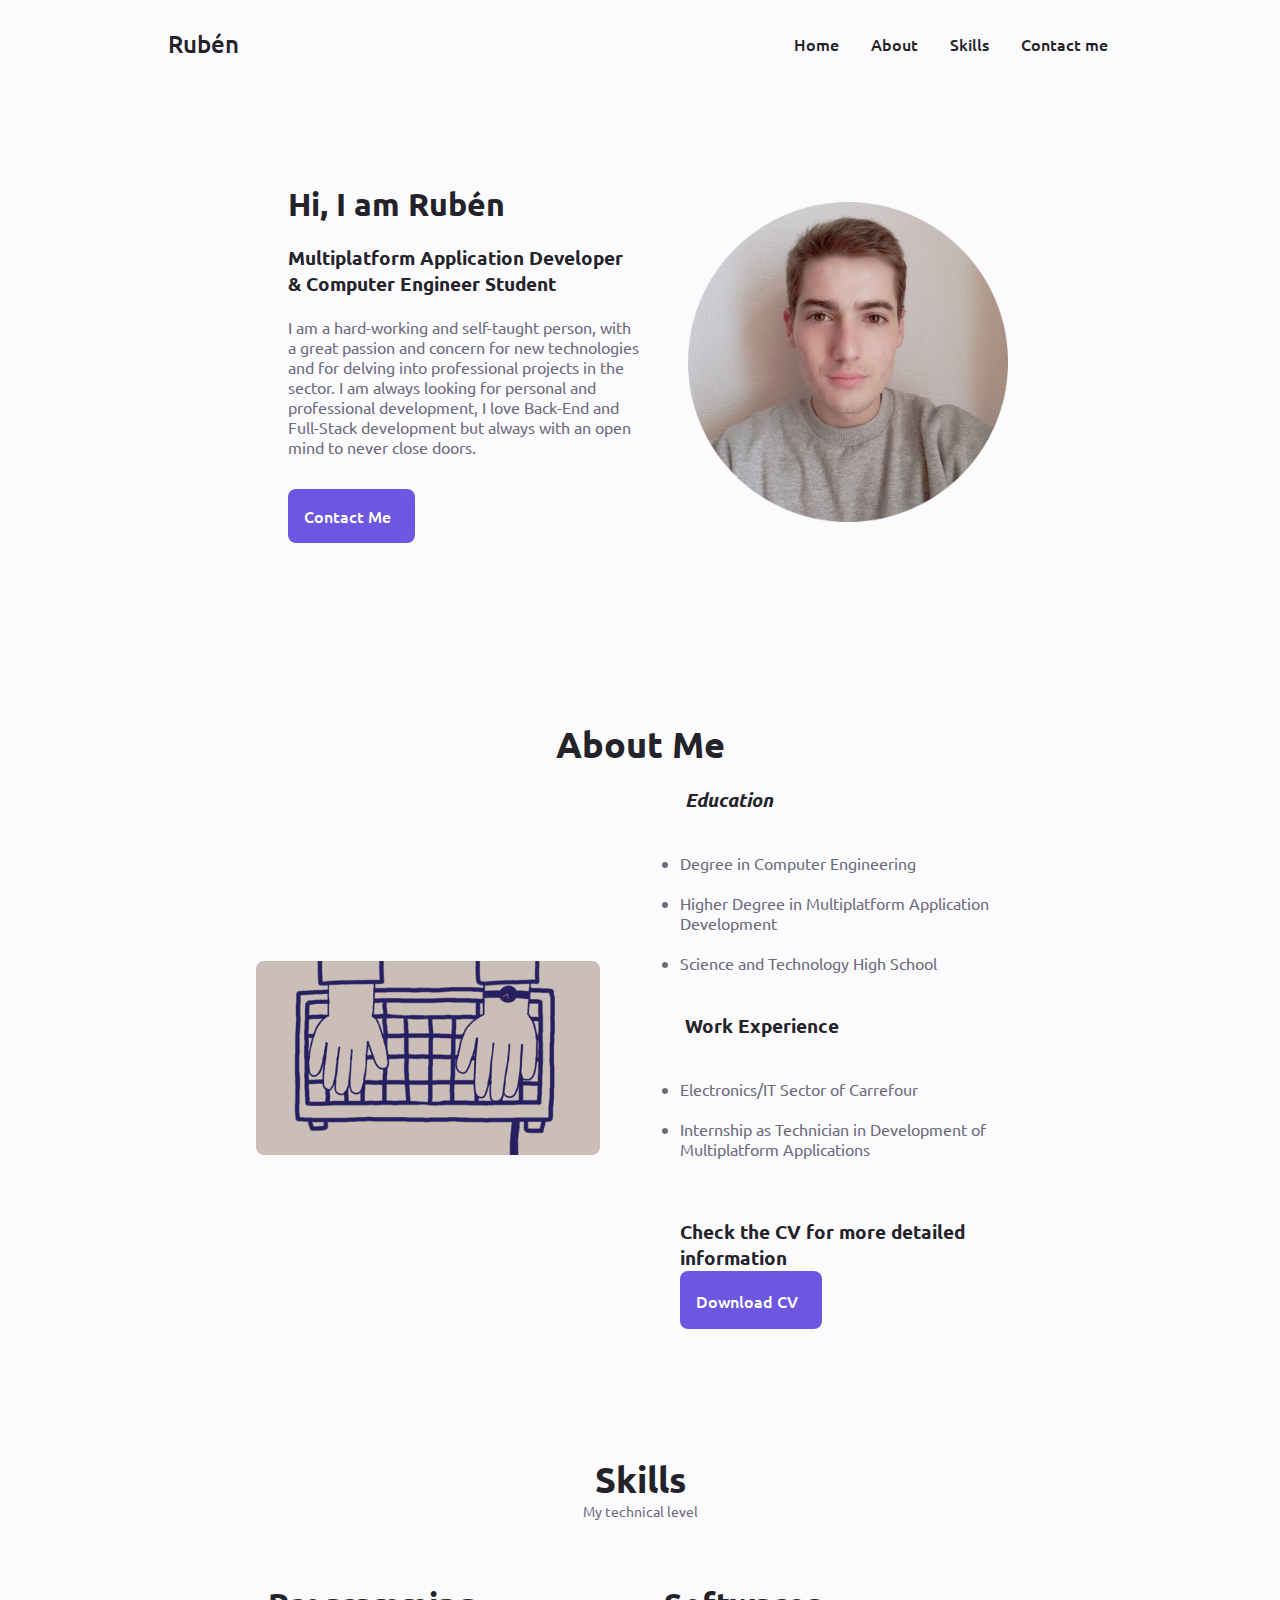
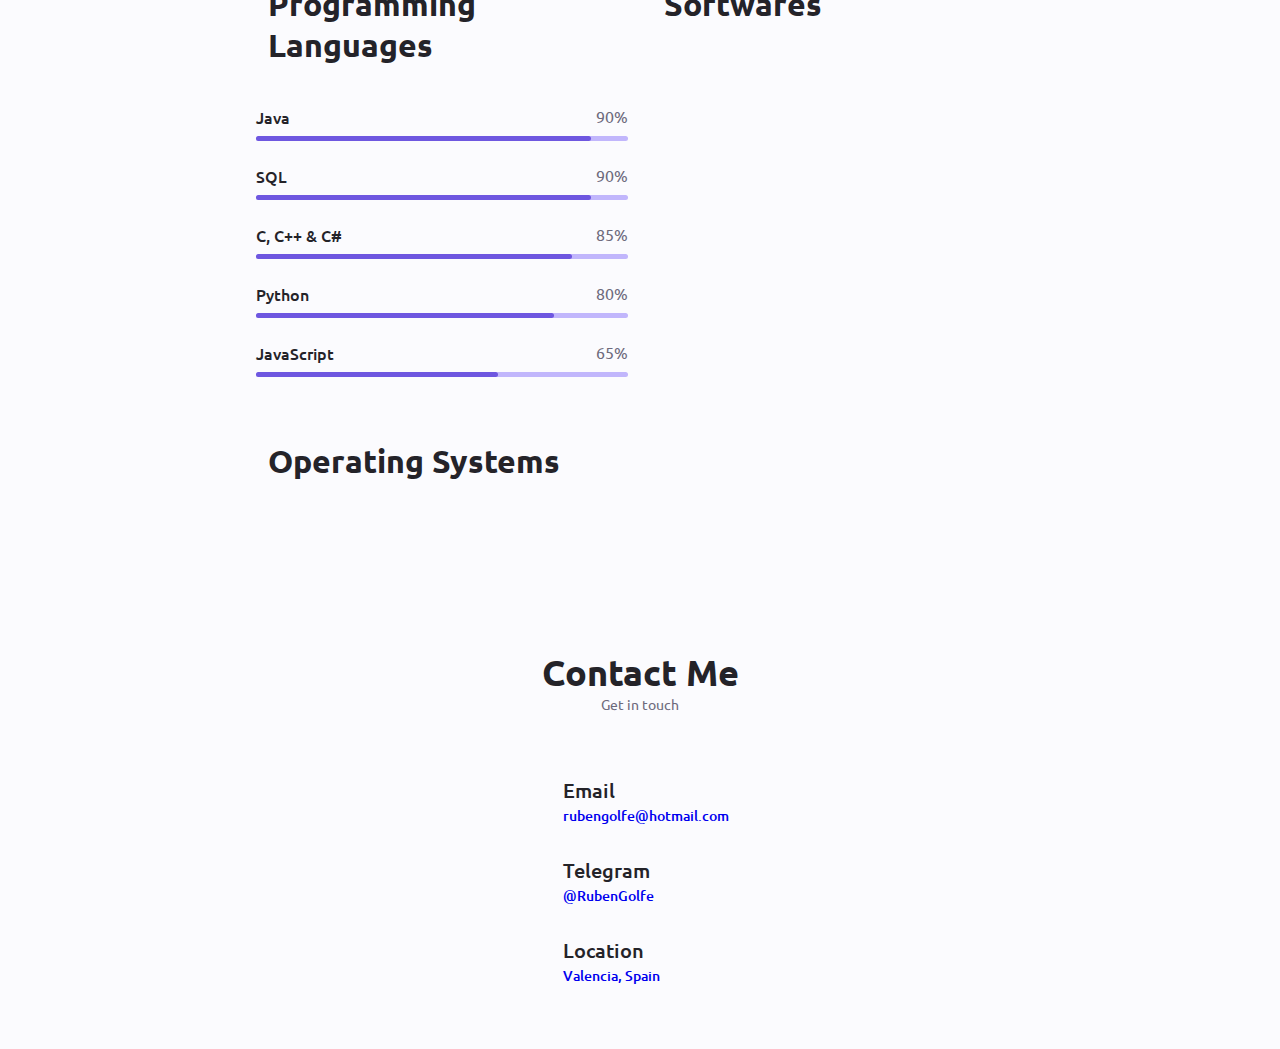
<file: index.html>
<!DOCTYPE html>
    <html lang="en">
    <head>
        <link rel="icon" href="assets/img/R.png">
        <!--========================= CSS ==========================-->
        <link rel="stylesheet" href="assets/css/styles.css">
        
        <!--========================= UNICONS ==========================-->
        <link rel="stylesheet" href="https://unicons.iconscout.com/release/v4.0.0/css/line.css">
    </head>
    <body>
        <!--========================= HEADER ==========================-->
        <header class="header" id="header">
            <nav class="nav container">
                
                <a href="#" class="nav__logo">
                    <i class="uil uil-user"></i>&nbsp;&nbsp;Rubén</a>

                <div class="nav__menu" id="nav-menu">
                    <ul class="nav__list grid">
                        <li class="nav__item">
                            <a href="#home" class="nav__link">
                                <i class="uil uil-estate nav__icon"></i> Home
                            </a>
                        </li>
                        <li class="nav__item">
                            <a href="#about" class="nav__link">
                                <i class="uil uil-user nav__icon"></i> About
                            </a>
                        </li>
                        <li class="nav__item">
                            <a href="#skills" class="nav__link">
                                <i class="uil uil-file-info-alt nav__icon"></i> Skills
                            </a>
                        </li>
                        <li class="nav__item">
                            <a href="#contact" class="nav__link">
                                <i class="uil uil-envelope-add nav__icon"></i> Contact me
                            </a>
                        </li>
                    </ul>
                    <i class="uil uil-times nav__close" id="nav-close"></i>
                </div>

                <div class="nav__btns">
                    <!--========= Theme change button =========-->
                    <i class="uil uil-moon change-theme" id="theme-button"></i>


                    <div class="nav__toggle" id="nav-toggle">
                        <i class="uil uil-apps"></i>
                    </div>
                </div>
            </nav>
        </header>

        <!--========================= MAIN ==========================-->
        <main class="main">
            <!--========================= HOME ==========================-->
            <section class="home section" id="home">
                <div class="home__container container grid">
                    <div class="home__content grid">
                        <div class="home__social">
                            <a href="https://www.linkedin.com/in/rubngolfe98" target="_blank" class="home__social-icon">
                                <i class="uil uil-linkedin linkedin__icon"></i>
                            </a>
                            <a href="https://github.com/RubenGolfe98" target="_blank" class="home__social-icon">
                                <i class="uil uil-github github__icon"></i>
                            </a>
                            <a href="https://www.worldcubeassociation.org/persons/2015GOLF01" target="_blank" class="home__social-icon">
                                <i class="uil uil-cube cube__icon"></i>
                            </a>
                        </div>

                        <div class="home__img">
                            <svg class="home__blob" viewBox="0 0 200 200">
                                <path fill="#8A3FFC" d="M34.9,-52.2C39.3,-44.9,32.8,-26.7,37.9,-12.1C43,2.6,59.8,13.7,58.4,19.3C57,24.8,37.4,24.7,24.7,31C11.9,37.3,6,50,0.1,49.9C-5.8,49.8,-11.7,37,-25.1,30.9C-38.5,24.8,-59.6,25.5,-66.5,18.3C-73.5,11.1,-66.4,-4.1,-56.5,-13.5C-46.7,-22.8,-34.3,-26.4,-24.4,-31.9C-14.5,-37.4,-7.3,-44.7,4,-50.2C15.3,-55.8,30.6,-59.4,34.9,-52.2Z" transform="translate(100 100)" />
                                <image class="home__blob-img" xlink:href="assets/img/fotoWeb.png"/>
                            </svg>
                        </div>
                        
                        <div class="home__data">
                            <h1 class="home__title">Hi, I am Rubén</h1><br>
                            <h3 class="home_subtitle">Multiplatform Application Developer & Computer Engineer Student</h3><br>
                            <p class="home__description">I am a hard-working and self-taught person, with a great
                                passion and concern for new technologies and for delving
                                into professional projects in the sector.
                                I am always looking for personal and professional
                                development, I love Back-End and Full-Stack development
                                but always with an open mind to never close doors.</p>
                            <a href="#contact" class="button button--flex">
                                Contact Me <i class="uil uil-message button__icon"></i>
                            </a>
                        </div>
                    </div>
                </div>
            </section>
            <div class="home__down-arrow">
                <a href="#about" class="nav__link">
                    <i class="uil uil-angle-down d-arrow"></i>
                </a>
            </div>
            <!--========================= ABOUT ==========================-->
            <section class="about section" id="about">
                <h2 class="section__title">About Me</h2><br>
                <div class="about__container container grid">
                    <img src="assets/img/typing.gif" alt="" class="about__img">

                    <div class="about__data">
                        <h3><i class="uil uil-book-alt">&nbsp;Education</i></h3>
                        <p class="about__description">
                            <ul>
                                <li type="disc">Degree in Computer Engineering</li><br>
                                <li type="disc">Higher Degree in Multiplatform Application Development</li><br>
                                <li type="disc">Science and Technology High School</li><br>
                            </ul>
                        </p>
                        <br>
                        <h3><i class="uil uil-keyboard"></i>&nbsp;Work Experience</i></h3>
                        <p class="about__description">
                            <ul>
                                <li type="disc">Electronics/IT Sector of Carrefour</li><br>
                                <li type="disc">Internship as Technician in Development of Multiplatform Applications</li><br>
                            </ul>
                        </p>

                        <br><br><h3>Check the CV for more detailed information</h3>
                        <dic class="about__buttons">
                            <a download="" href="assets/pdf/CV English(3ºUPV).pdf" class="button button-flex">
                                Download CV<i class="uil uil-file-download-alt button__icon"></i>
                            </a>
                        </dic>
                    </div>
                </div>
            </section>

            <!--========================= SKILLS ==========================-->
            <section class="skills section" id="skills">
                <h2 class="section__title">Skills</h2>
                <span class="section__subtitle">My technical level</span>

                <div class="skills__container container grid">
                        <!--============= PROGRAMMING LANGUAGES ===============-->
                        <div class="skills__content skills__open">
                            <div class="skills__header">
                                <i class="uil uil-brackets-curly skills__icon"></i>

                                <div>
                                    <h1 class="skills_title">Programming Languages</h1>
                                </div>

                                <i class="uil uil-angle-down skills__arrow"></i>
                            </div>

                            <div class="skills__list grid">
                                <div class="skills__data">
                                    <div class="skills__titles">
                                        <h3 class="skills__name">Java</h3>
                                        <span class="skills__number">90%</span>
                                    </div>
                                    <div class="skills__bar">
                                        <span class="skills__percentage skills__java"></span>
                                    </div>
                                </div>

                                <div class="skills__data">
                                    <div class="skills__titles">
                                        <h3 class="skills__name">SQL</h3>
                                        <span class="skills__number">90%</span>
                                    </div>
                                    <div class="skills__bar">
                                        <span class="skills__percentage skills__sql"></span>
                                    </div>
                                </div>

                                <div class="skills__data">
                                    <div class="skills__titles">
                                        <h3 class="skills__name">C, C++ & C#</h3>
                                        <span class="skills__number">85%</span>
                                    </div>
                                    <div class="skills__bar">
                                        <span class="skills__percentage skills__c"></span>
                                    </div>
                                </div>

                                <div class="skills__data">
                                    <div class="skills__titles">
                                        <h3 class="skills__name">Python</h3>
                                        <span class="skills__number">80%</span>
                                    </div>
                                    <div class="skills__bar">
                                        <span class="skills__percentage skills__python"></span>
                                    </div>
                                </div>

                                <div class="skills__data">
                                    <div class="skills__titles">
                                        <h3 class="skills__name">JavaScript</h3>
                                        <span class="skills__number">65%</span>
                                    </div>
                                    <div class="skills__bar">
                                        <span class="skills__percentage skills__js"></span>
                                    </div>
                                </div>
                            </div>
                        </div>

                        <!--============= SOFTWARES ===============-->
                        <div class="skills__content skills__close">
                            <div class="skills__header">
                                <i class="uil uil-atom skills__icon"></i>

                                <div>
                                    <h1 class="skills_title">Softwares</h1>
                                </div>

                                <i class="uil uil-angle-down skills__arrow"></i>
                            </div>

                            <div class="skills__list grid">
                                <div class="skills__data">
                                    <div class="skills__titles">
                                        <h3 class="skills__name">Git</h3>
                                        <span class="skills__number">80%</span>
                                    </div>
                                    <div class="skills__bar">
                                        <span class="skills__percentage skills__git"></span>
                                    </div>
                                </div>

                                <div class="skills__data">
                                    <div class="skills__titles">
                                        <h3 class="skills__name">Netbeans</h3>
                                        <span class="skills__number">95%</span>
                                    </div>
                                    <div class="skills__bar">
                                        <span class="skills__percentage skills__netbeans"></span>
                                    </div>
                                </div>

                                <div class="skills__data">
                                    <div class="skills__titles">
                                        <h3 class="skills__name">Visual Studio</h3>
                                        <span class="skills__number">85%</span>
                                    </div>
                                    <div class="skills__bar">
                                        <span class="skills__percentage skills__vs"></span>
                                    </div>
                                </div>

                                <div class="skills__data">
                                    <div class="skills__titles">
                                        <h3 class="skills__name">Firebase</h3>
                                        <span class="skills__number">70%</span>
                                    </div>
                                    <div class="skills__bar">
                                        <span class="skills__percentage skills__firebase"></span>
                                    </div>
                                </div>

                            </div>


                        </div>

                        <!--============= OPERATING SYSTEMS ===============-->
                        <div class="skills__content skills__close">
                            <div class="skills__header">
                                <i class="uil uil-desktop skills__icon"></i>

                                <div>
                                    <h1 class="skills_title">Operating Systems</h1>
                                </div>

                                <i class="uil uil-angle-down skills__arrow"></i>
                            </div>

                            <div class="skills__list grid">
                                <div class="skills__data">
                                    <div class="skills__titles">
                                        <h3 class="skills__name">Windows</h3>
                                        <span class="skills__number">95%</span>
                                    </div>
                                    <div class="skills__bar">
                                        <span class="skills__percentage skills__w"></span>
                                    </div>
                                </div>

                                <div class="skills__data">
                                    <div class="skills__titles">
                                        <h3 class="skills__name">Ubuntu & Fedora</h3>
                                        <span class="skills__number">80%</span>
                                    </div>
                                    <div class="skills__bar">
                                        <span class="skills__percentage skills__uf"></span>
                                    </div>
                                </div>

                                <div class="skills__data">
                                    <div class="skills__titles">
                                        <h3 class="skills__name">Mac OS</h3>
                                        <span class="skills__number">70%</span>
                                    </div>
                                    <div class="skills__bar">
                                        <span class="skills__percentage skills__mac"></span>
                                    </div>
                                </div>
                            </div>
                        </div>
                </div>
            </section>

            <!--========================= CONTACT ME ==========================-->
            <section class="contact section" id="contact">
                <h2 class="section__title">Contact Me</h2>
                <span class="section__subtitle">Get in touch</span>

                <div class="contact__container container grid">
                    <div class="contact__information">
                        <i class="uil uil-envelope-edit contact__icon"></i>

                        <div>
                            <h3 class="contact__title">Email</h3>
                            <span class="contact__subtitle">
                                <a href="mailto:rubengolfe@hotmail.com" class="contact__links">rubengolfe@hotmail.com</a>
                            </span>
                        </div>
                    </div>

                    <div class="contact__information">
                        <i class="uil uil-telegram contact__icon"></i>

                        <div>
                            <h3 class="contact__title">Telegram</h3>
                            <span class="contact__subtitle">
                                <a href="https://t.me/RubenGolfe" class="contact__links">@RubenGolfe</a>
                            </span>
                        </div>
                    </div>

                    <div class="contact__information">
                        <i class="uil uil-location-point contact__icon"></i>

                        <div>
                            <h3 class="contact__title">Location</h3>
                            <span class="contact__subtitle">
                                <a href="https://goo.gl/maps/EnsSP9U4txWxpCNm8" class="contact__links">Valencia, Spain</a>
                            </span>
                        </div>
                    </div>
                </div>
            </section>
        </main>
        <!--========================= SCROLL TOP ==========================-->
        <a href="#" class="scrollup" id="scroll-up">
            <i class="uil uil-arrow-up scrollup__icon"></i>
        </a>

        <!--========================= MAIN JS ==========================-->
        <script src="assets/js/main.js"></script>
    </body>
</html>
</file>
<file: assets/css/styles.css>
/*============================= GOOGLE FONTS ==================================*/
@import url('https://fonts.googleapis.com/css2?family=Ubuntu:wght@400;500;700&display=swap');

/*============================= CSS VARIABLES ==================================*/
:root{
    --header-height: 4rem;
    /*=============== COLORS =================*/
    --hue-color: 250;

    --first-color: hsl(var(--hue-color), 69%, 61%);
    --first-color-second: hsl(var(--hue-color), 69%, 61%);
    --first-color-alt: hsl(var(--hue-color), 57%, 53%);
    --first-color-lighter: hsl(var(--hue-color), 92%, 85%);
    --title-color: hsl(var(--hue-color), 8%, 15%);
    --text-color: hsl(var(--hue-color), 8%, 45%);
    --text-color-light: hsl(var(--hue-color), 8%, 65%);
    --input-color: hsl(var(--hue-color), 70%, 96%);
    --body-color: hsl(var(--hue-color), 60%, 99%);
    --container-color: rgb(255, 201, 139);

    /*=============== FONT & TYPOGRAPHY =================*/
    --body-font: 'Ubuntu', sans-serif;

    --big-font-size: 2rem;
    --h1-font-size: 1.5rem;
    --h2-font-size: 1.25rem;
    --h3-font-size: 1.125rem;
    --normal-font-size: .938rem;
    --small-font-size: .813rem;
    --smaller-font-size: .75rem;

    --font-medium: 500;
    --font-bold: 600;

    /*=============== BOTTOM MARGINS =================*/
    --mb-0-25: .25rem;
    --mb-0-5: .5rem;
    --mb-0-75: .75rem;
    --mb-1: 1rem;
    --mb-1-5: 1.5rem;
    --mb-2: 2rem;
    --mb-2-5: 2.5rem;
    --mb-3: 3rem;
    --mb-6: 6rem;

    --z-tooltip: 10;
    --z-fixed: 100;
    --z-modal: 1000;
}

/* FONT SIZE FOR LARGE DEVICES */
@media screen and (min-width: 960px){
    :root{
        --big-font-size: 3rem;
        --h1-font-size: 2.25rem;
        --h2-font-size: 1.5rem;
        --h3-font-size: 1.25rem;
        --normal-font-size: 1rem;
        --small-font-size: .875rem;
        --smaller-font-size: .813rem;
    }
}

/* Variables Dark theme */
body.dark-theme{
    --first-color-second: hsl(var(--hue-color), 30%, 8%);
    --title-color: hsl(var(--hue-color), 8%, 95%);
    --text-color: hsl(var(--hue-color), 8%, 75%);
    --input-color: hsl(var(--hue-color), 29%, 16%);
    --body-color: hsl(var(--hue-color), 28%, 12%);
    --container-color: hsl(var(--hue-color), 29%, 16%);
}

/* Button Dark/Light */
.nav__btns{
    display: flex;
    align-items: center;
}

.change-theme{
    font-size: 1.75rem;
    color: var(--title-color);
    margin-right: var(--mb-1);
    cursor: pointer;
}

.change-theme:hover{
    color: var(--first-color);
}

/*============================= BASE ==================================*/
*{
    box-sizing: border-box;
    padding: 0;
    margin: 0;
}

html{
    scroll-behavior: smooth;
}

body{
    margin: 0 0 var(--header-height) 0;
    font-family: var(--body-font);
    font-size: var(--normal-font-size);
    background-color: var(--body-color);
    color: var(--text-color);
}

h1,h2,h3,h4{
    color: var(--title-color);
    font-weight: var(--font-bold);
}

ul{
    list-style: none;
}

a{
    text-decoration: none;
}

img{
    max-width: 100%;
    height: auto;
}

/*============================= REUSABLE CSS CLASSES ==================================*/
.section{
    padding: 2rem 0 4rem;
}

.section__title{
    font-size: var(--h1-font-size);
}

.section__subtitle{
    display: block;
    font-size: var(--small-font-size);
    margin-bottom: var(--mb-1);
}

.section__title,
.section__subtitle{
    text-align: center;
}

/*============================= LAYOUT ==================================*/
.container{
    max-width: 768px;
    margin-left: var(--mb-1-5);
    margin-right: var(--mb-1-5);
}

.grid{
    display: grid;
    gap: 1.5rem;
}

.header{
    width: 100%;
    position: fixed;
    bottom: 0;
    left: 0;
    z-index: var(--z-fixed);
    background-color: var(--body-color);
}

/*============================= NAV ==================================*/
.nav{
    max-width: 968px;
    height: var(--header-height);
    display: flex;
    justify-content: space-between;
    align-items: center;
}

.nav__logo,
.nav__toggle{
    color: var(--title-color);
    font-weight: var(--font-medium);
    font-size: var(--mb-1-5);
}

.nav__logo:hover{
    color: var(--first-color);
}

.nav__toggle{
    font-size: 1.1rem;
    cursor: pointer;
}

.nav__toggle{
    color: var(--first-color);
}

@media screen and (max-width: 767px){
    .nav__menu{
        position: fixed;
        bottom: -100%;
        left: 0;
        width: 100%;
        background-color: var(--body-color);
        padding: 2rem 1.5rem 4rem;
        box-shadow: 0 -1px 4px rgba(0, 0, 0, .15);
        border-radius: 1.5rem 1.5rem 0 0;
        transition: .3s;
    }
}

.nav__list{
    grid-template-columns: repeat(2, 1fr);
    gap: 2rem;
}

.nav__link{
    display: flex;
    flex-direction: column;
    align-items: center;
    font-size: var(--mb-1);
    color: var(--title-color);
    font-weight: var(--font-medium);
}

.nav__link:hover{
    color: var(--first-color);
}

.nav__icon{
    font-size: 1.2rem;
}

.nav__close{
    position: absolute;
    right: 1.3rem;
    bottom: .5rem;
    font-size: 1.5rem;
    cursor: pointer;
    color: var(--first-color);
}

.nav__close:hover{
    color: var(--first-color-alt);
}

/* show menu */
.show-menu{
    bottom: 0;
}

/*============================= HOME ==================================*/
.home__container{
    gap: 1rem;
}

.home__content{
    grid-template-columns: .5fr 3fr;
    padding-top: 3.5rem;
    align-items: center;
}

.home__social{
    display: grid;
    grid-template-columns: max-content;
    row-gap: 1rem;
}

.home__social-icon{
    font-size: 1.25rem;
    color: var(--first-color);
}

.linkedin__icon{
    font-size: 3.5rem;
}

.github__icon{
    font-size: 3.5rem;
}

.cube__icon{
    font-size: 3.5rem;
}

.home__social-icon:hover{
    color: var(--first-color-alt);
}

.home__blob{
    width: 200px;
    fill: var(--first-color);
}

.home__blob-img{
    width: 200px;
}

.home__data{
    grid-column: 1/3;
}

.hom__title{
    font-size: var(--big-font-size);
}

.home__subtitle{
    font-size: var(--h3-font-size);
    color: var(--text-color);
    font-weight: var(--font-medium);
    margin-bottom: var(--mb-0-75);
}

.home__description{
    margin-bottom: var(--mb-2);
}

/*============== DOWN ARROW =============*/
.home__down-arrow{
    margin-top: 4%;
    margin-bottom: 0;
    margin-left: 0;
    margin-right: 0;
    text-align: center;
}

.home__down-arrow:hover{
    color: var(--first-color);
}

.d-arrow{
    font-size: var(--mb-6);
}

/*================= BUTTONS =====================*/
.button{
    display: inline-block;
    background-color: var(--first-color);
    color: #FFF;
    padding: 1rem;
    border-radius: .5rem;
    font-weight: var(--font-medium);
}

.button:hover{
    background-color: var(--first-color-alt);
}

.button__icon{
    font-size: 1.25rem;
    margin-left: var(--mb-0-5);
    transition: .3s;
}

.button--flex{
    display: inline-flex;
    align-items: center;
}

/*============================= ABOUT ==================================*/
.about__img{
    width: 300px;
    border-radius: .5rem;
    justify-self: center;
    align-self: center;
}

.about__description{
    text-align: center;
    margin-bottom: var(--mb-2-5);
}

.about__buttons{
    display: flex;
    justify-content: center;
}

/*============================= SKILLS ==================================*/
.skills__header{
    display: flex;
    align-items: center;
    margin-bottom: var(--mb-2-5);
    cursor: pointer;
}

.skills__icon,
.skills__arrow{
    font-size: 2rem;
    color: var(--first-color);
}

.skills__icon{
    margin-right: var(--mb-0-75);
}

.skills__title{
    font-size: var(--h3-font-size);
}

.skills__subtitle{
    font-size: var(--small-font-size);
    color: var(--text-color-light);
}

.skills__arrow{
    margin-left: auto;
    transition: .4s ;
}

.skills__titles{
    display: flex;
    justify-content: space-between;
    margin-bottom: var(--mb-0-5);
}

.skills__name{
    font-size: var(--normal-font-size);
    font-weight: var(--font-medium);
}

.skills__bar,
.skills__percentage{
    height: 5px;
    border-radius: .25rem;
}

.skills__bar{
    background-color: var(--first-color-lighter);
}

.skills__percentage{
    display: block;
    background-color: var(--first-color);
}

.skills__java{
    width: 90%;
}
.skills__sql{
    width: 90%;
}
.skills__c{
    width: 85%;
}
.skills__python{
    width: 80%;
}
.skills__js{
    width: 65%;
}
/*----------------*/
.skills__git{
    width: 80%;
}
.skills__netbeans{
    width: 95%;
}
.skills__vs{
    width: 85%;
}
.skills__firebase{
    width: 70%;
}
/*----------------*/
.skills__w{
    width: 95%;
}
.skills__uf{
    width: 80%;
}
.skills__mac{
    width: 70%;
}

.skills__close .skills__list{
    height: 0;
    overflow: hidden;
}

.skills__open .skills__list{
    height: max-content;
    margin-bottom: var(--mb-2-5);
}

.skills__open .skills__arrow{
    transform: rotate(-180deg);
}

/*============================= CONTACT ME ==================================*/
.contact__links{
    color: var(--);
    font-weight: var(--font-medium);
}

.contact__links:hover{
    color: var(--first-color);
}

.contact__container{
    display: table;
    row-gap: 0;
    align-items: center;
}

.contact__information{
    display: flex;
    vertical-align: middle;
    margin-bottom: var(--mb-2);
}

.contact__icon{
    font-size: 2rem;
    color: var(--first-color);
    margin-right: var(--mb-0-75);
}

.contact__title{
    font-size: var(--h3-font-size);
    font-weight: var(--font-medium);
}

.contact__subtitle{
    font-size: var(--small-font-size);
    color: var(--text-color-light);
}

/*============================= SCROLL UP ==================================*/
.scrollup{
    position: fixed;
    right: 3rem;
    bottom: -20%;
    background-color: var(--first-color);
    opacity: .8;
    padding: 0 .3rem;
    border-radius: .4rem;
    z-index: var(--z-tooltip);
    transition: .4s;
}

.scrollup:hover{
    background-color: var(--first-color-alt);
}

.scrollup__icon{
    font-size: 2.5rem;
    color: #FFF;
}

.show-scroll{
    bottom: 5rem;
}


/*SMALL DEVICES*/
@media screen and (max-width: 350px){
    .container{
        margin-left: var(--mb-1);
        margin-right: var(--mb-1);
    }

    .nav__menu{
        padding: 2rem .25rem 4rem;
    }

    .nav__list{
        column-gap: 0;
    }

    .home__content{
        grid-template-columns: .25fr 3fr;
    }
    .home__blob{
        width: 180px;
    }

    .skills__title{
        font-size: var(--normal-font-size);
    }

}

/*MEDIUM DEVICES*/
@media screen and (min-width: 568px){
    .home__content{
        grid-template-columns: max-content 1fr 1fr;
    }
    .home__data{
        grid-column: initial;
    }
    .home__img{
        order: 1;
        justify-self: center;
    }

    .about__container,
    .skills__container{
        grid-template-columns: repeat(2, 1fr);
    }
}

@media screen and (min-width: 768px){
    .container{
        margin-left: auto;
        margin-right: auto;
    }

    body{
        margin: 0;
    }

    .section{
        padding: 6rem 0 2rem;
    }
    .section__subtitle{
        margin-bottom: 4rem;
    }

    .header{
        top: 0;
        bottom: initial;
    }

    .header,
    .main{
        padding: 0 1rem;
    }

    .nav{
        height: calc(var(--header-height) + 1.5rem);
        column-gap: 1rem;
    }
    .nav__icon,
    .nav__close,
    .nav__toggle{
        display: none;
    }
    .nav__list{
        display: flex;
        column-gap: 2rem;
    }
    .nav__menu{
        margin-left: auto;
    }
    .change-theme{
        margin: 0;

    }

    .home__container{
        row-gap: 5rem;
    }
    .home__content{
        padding-top: 5.5rem;
        column-gap: 2rem;
    }
    .home__blob{
        width: 270px;
    }

    .about__container{
        column-gap: 5rem;
    }
    .about__img{
        width: 550px;
    }
    .about__description{
        text-align: initial;
    }
    .about__buttons{
        justify-content: initial;
    }
}

/*LARGE DEVICES*/
@media screen and (min-width: 1024px){
    .header,
    .main{
        padding: 0;
    }

    .home__blob{
        width: 320px;
    }
    .home__social{
        transform: translateX(-6rem);
    }
    
}
</file>
